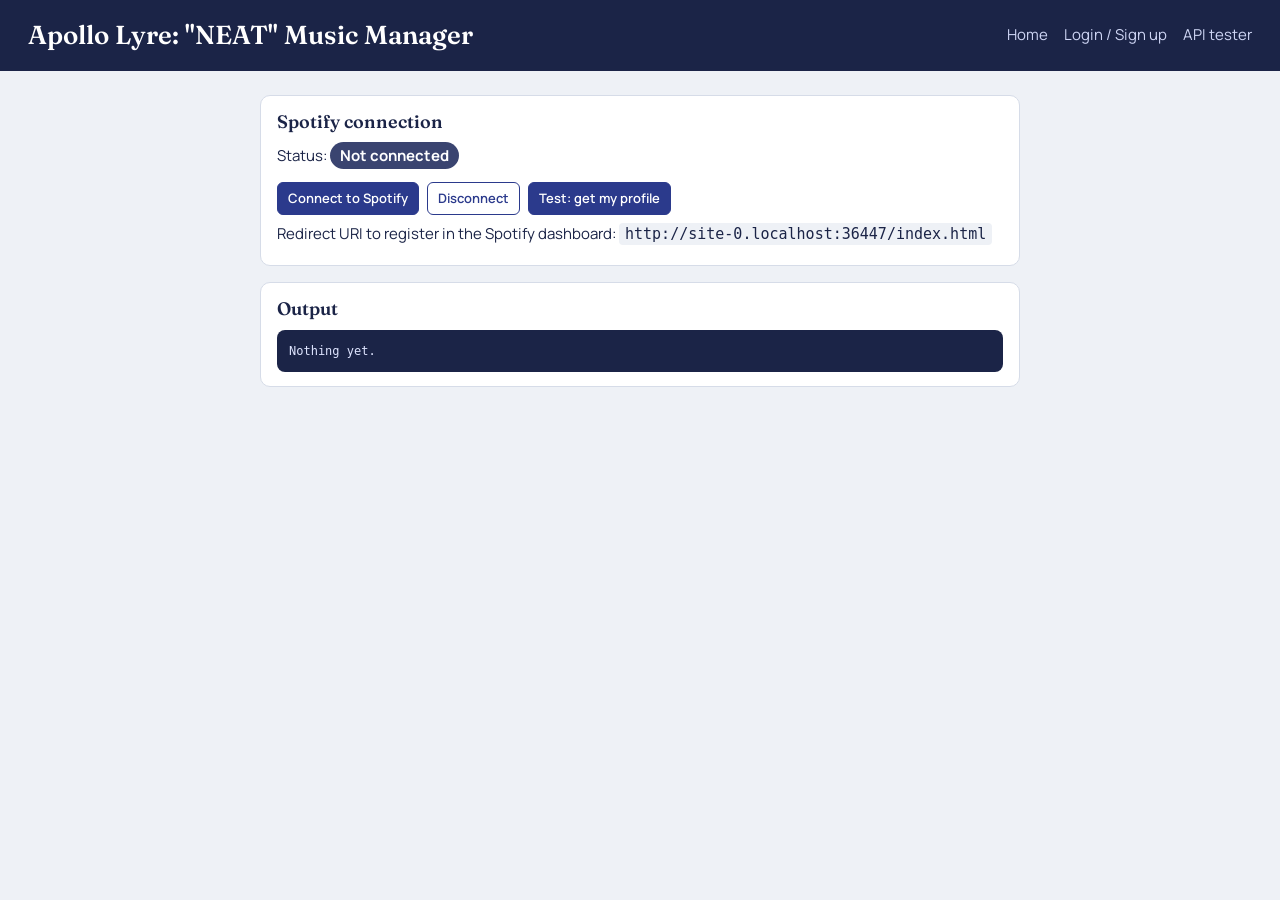
<file: index.html>
<!DOCTYPE html>
<html lang="en">
<head>
  <meta charset="UTF-8">
  <meta name="viewport" content="width=device-width, initial-scale=1">
  <title>Apollo Lyre: "NEAT" Music Manager</title>
  <link rel="stylesheet" href="https://fonts.googleapis.com/css2?family=Fraunces:wght@600&family=Manrope:wght@400;600&display=swap">
  <link rel="stylesheet" href="style.css">
</head>
<body data-page="index">
  <header>
    <h1>Apollo Lyre: "NEAT" Music Manager</h1>
    <nav>
      <a href="index.html">Home</a>
      <a href="login-signup.html">Login / Sign up</a>
      <a href="api.html">API tester</a>
    </nav>
  </header>

  <main>
    <section id="spotify-connection">
      <h2>Spotify connection</h2>
      <p>Status: <strong id="connection-status">Not connected</strong></p>
      <button type="button" id="connect-btn" data-action="connect">Connect to Spotify</button>
      <button type="button" id="disconnect-btn" data-action="disconnect">Disconnect</button>
      <button type="button" data-action="profile">Test: get my profile</button>

      <p>Redirect URI to register in the Spotify dashboard: <code id="redirect-uri"></code></p>
    </section>

    <section id="output-section">
      <h2>Output</h2>
      <pre id="output" aria-live="polite">Nothing yet.</pre>
    </section>
  </main>

  <script src="apollo.js"></script>
</body>
</html>
</file>
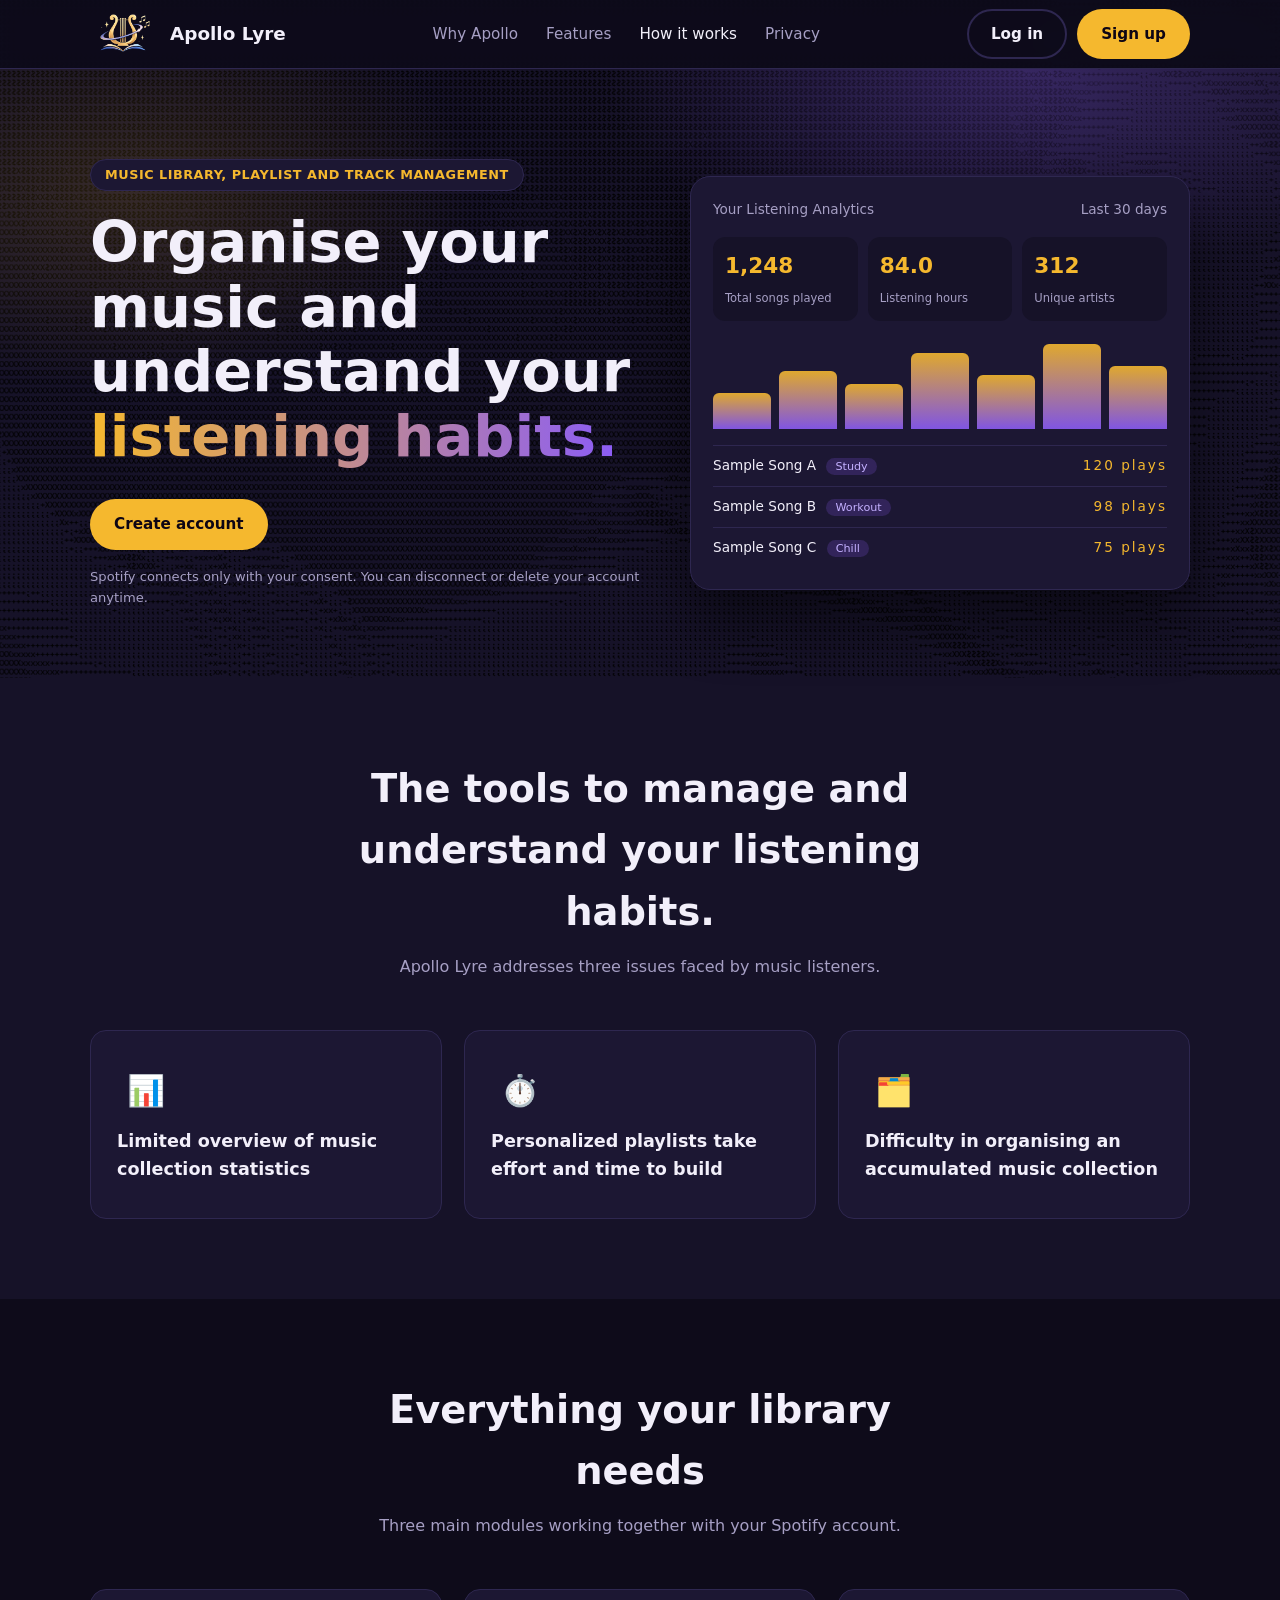
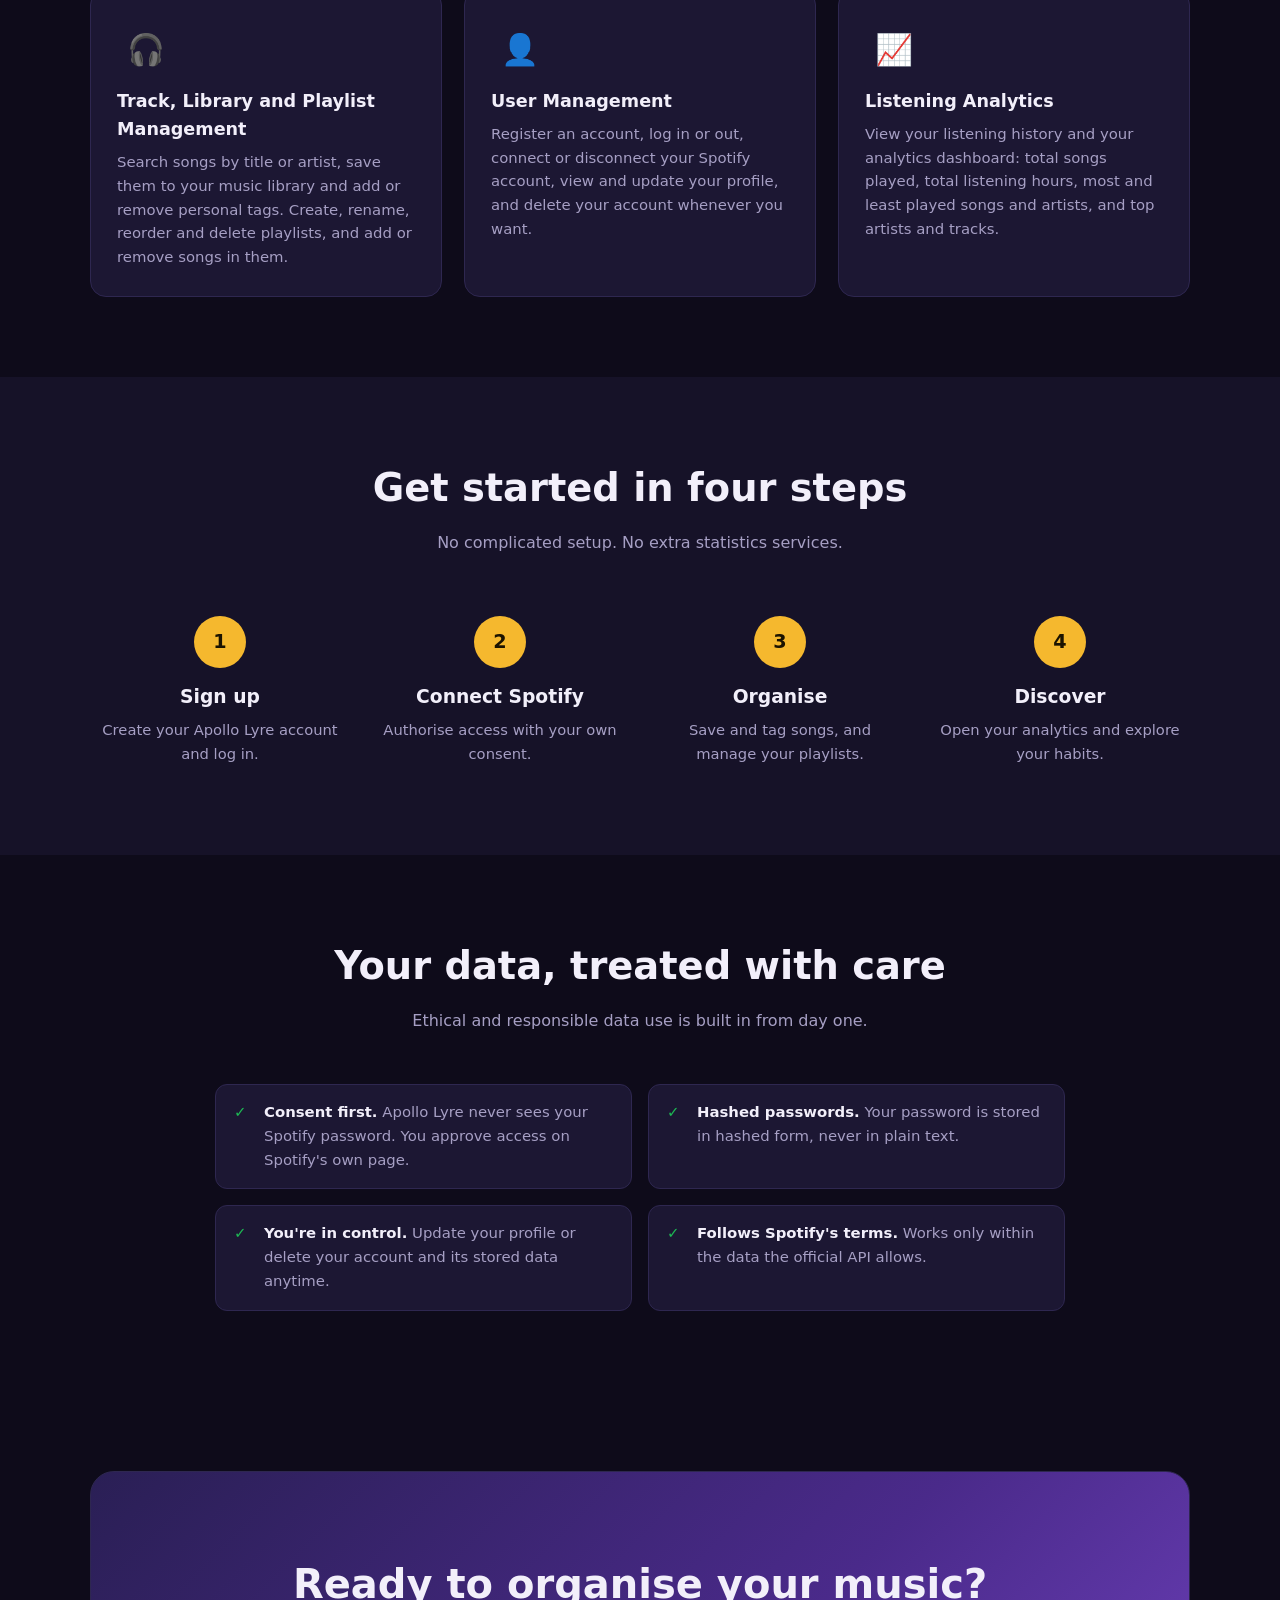
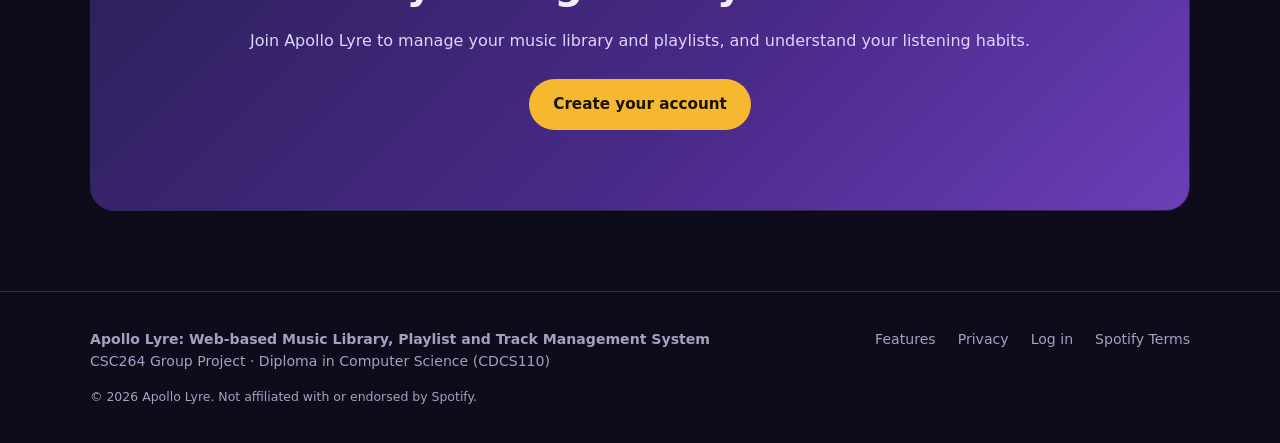
<file: Website/index.html>
<!DOCTYPE html>
<html lang="en">
<head>
  <meta charset="UTF-8">
  <meta name="viewport" content="width=device-width, initial-scale=1.0">
  <title>Apollo Lyre | Web-based Music Library, Playlist and Track Management System</title>
  <meta name="description" content="Apollo Lyre is a web-based music library, playlist and track management system. Connect Spotify, organise your songs and playlists, and understand your listening habits in one place.">
  <link rel="stylesheet" href="style.css">
  <script src="script.js" defer></script>
</head>
<body>

  <!-- header -->
  <header>
    <div class="container nav">
      <a class="brand" href="index.html" aria-label="Apollo Lyre home">
        <img class="icon" src="Assets/apollo-lyre-icon.png" alt="Apollo Lyre logo">
        <span>Apollo Lyre</span>
      </a>

      <nav id="nav">
        <ul>
          <li><a href="#problems">Why Apollo</a></li>
          <li><a href="#features">Features</a></li>
          <li><a href="#how">How it works</a></li>
          <li><a href="#privacy">Privacy</a></li>
        </ul>
      </nav>

      <div class="nav-actions">
        <a href="login.html" class="btn btn-ghost">Log in</a>
        <a href="register.html" class="btn btn-primary">Sign up</a>
        <button class="menu-btn" id="menuBtn" aria-label="Toggle menu">☰</button>
      </div>
    </div>
  </header>

  <main>
    <!-- introduction -->
    <section class="intro">
      <div class="container intro-grid">
        <div>
          <span class="tag">MUSIC LIBRARY, PLAYLIST AND TRACK MANAGEMENT</span>
          <h1>Organise your music and understand your <span>listening habits.</span></h1>
          <p class="lead">
          </p>
          <div class="intro-cta">
            <a href="register.html" class="btn btn-primary">Create account</a>
          </div>
          <p class="intro-note">Spotify connects only with your consent. You can disconnect or delete your account anytime.</p>
        </div>

        <!-- Dashboard mock preview -->
        <div class="preview" aria-hidden="true">
          <div class="preview-head"><span>Your Listening Analytics</span><span>Last 30 days</span></div>
          <div class="stat-row">
            <div class="stat"><b>1,248</b><span>Total songs played</span></div>
            <div class="stat"><b>84.0</b><span>Listening hours</span></div>
            <div class="stat"><b>312</b><span>Unique artists</span></div>
          </div>
          <div class="bars">
            <i style="height:40%"></i><i style="height:65%"></i><i style="height:50%"></i>
            <i style="height:85%"></i><i style="height:60%"></i><i style="height:95%"></i><i style="height:70%"></i>
          </div>
          <div class="track"><span>Sample Song A <span class="chip">Study</span></span><em>120 plays</em></div>
          <div class="track"><span>Sample Song B <span class="chip">Workout</span></span><em>98 plays</em></div>
          <div class="track"><span>Sample Song C <span class="chip">Chill</span></span><em>75 plays</em></div>
        </div>
      </div>
    </section>

    <!-- problems -->
    <section class="problems" id="problems">
      <div class="container">
        <div class="section-head">
          <h2>The tools to manage and understand your listening habits.</h2>
          <p>Apollo Lyre addresses three issues faced by music listeners.</p>
        </div>
        <div class="grid-3">
          <div class="card problem-card"><div class="icon">📊</div><h3>Limited overview of music collection statistics</h3></div>
          <div class="card problem-card"><div class="icon">⏱️</div><h3>Personalized playlists take effort and time to build</h3></div>
          <div class="card problem-card"><div class="icon">🗂️</div><h3>Difficulty in organising an accumulated music collection</h3></div>
        </div>
      </div>
    </section>

    <!-- features -->
    <section id="features">
      <div class="container">
        <div class="section-head">
          <h2>Everything your library needs</h2>
          <p>Three main modules working together with your Spotify account.</p>
        </div>
        <div class="grid-3">
          <div class="card">
            <div class="icon">🎧</div>
            <h3>Track, Library and Playlist Management</h3>
            <p>Search songs by title or artist, save them to your music library and add or remove personal tags. Create, rename, reorder and delete playlists, and add or remove songs in them.</p>
          </div>
          <div class="card">
            <div class="icon">👤</div>
            <h3>User Management</h3>
            <p>Register an account, log in or out, connect or disconnect your Spotify account, view and update your profile, and delete your account whenever you want.</p>
          </div>
          <div class="card">
            <div class="icon">📈</div>
            <h3>Listening Analytics</h3>
            <p>View your listening history and your analytics dashboard: total songs played, total listening hours, most and least played songs and artists, and top artists and tracks.</p>
          </div>
        </div>
      </div>
    </section>

    <!-- how it works -->
    <section id="how" style="background: var(--bg-soft);">
      <div class="container">
        <div class="section-head">
          <h2>Get started in four steps</h2>
          <p>No complicated setup. No extra statistics services.</p>
        </div>
        <div class="steps">
          <div class="step"><h3>Sign up</h3><p>Create your Apollo Lyre account and log in.</p></div>
          <div class="step"><h3>Connect Spotify</h3><p>Authorise access with your own consent.</p></div>
          <div class="step"><h3>Organise</h3><p>Save and tag songs, and manage your playlists.</p></div>
          <div class="step"><h3>Discover</h3><p>Open your analytics and explore your habits.</p></div>
        </div>
      </div>
    </section>

    <!-- privacy -->
    <section class="privacy" id="privacy" style="background: var(--bg);">
      <div class="container">
        <div class="section-head">
          <h2>Your data, treated with care</h2>
          <p>Ethical and responsible data use is built in from day one.</p>
        </div>
        <ul class="privacy-list">
          <li><b>Consent first.</b> Apollo Lyre never sees your Spotify password. You approve access on Spotify's own page.</li>
          <li><b>Hashed passwords.</b> Your password is stored in hashed form, never in plain text.</li>
          <li><b>You're in control.</b> Update your profile or delete your account and its stored data anytime.</li>
          <li><b>Follows Spotify's terms.</b> Works only within the data the official API allows.</li>
        </ul>
      </div>
    </section>

    <!-- call to action section -->
    <section style="padding-bottom: 0;">
      <div class="container">
        <div class="cta">
          <h2>Ready to organise your music?</h2>
          <p>Join Apollo Lyre to manage your music library and playlists, and understand your listening habits.</p>
          <a href="register.html" class="btn btn-gold">Create your account</a>
        </div>
      </div>
    </section>
  </main>

  <!-- footer -->
  <footer>
    <div class="container foot">
      <div>
        <strong>Apollo Lyre: Web-based Music Library, Playlist and Track Management System</strong><br>
        CSC264 Group Project · Diploma in Computer Science (CDCS110)
      </div>
      <div class="foot-links">
        <a href="#features">Features</a>
        <a href="#privacy">Privacy</a>
        <a href="login.html">Log in</a>
        <a href="https://developer.spotify.com/terms" target="_blank" rel="noopener">Spotify Terms</a>
      </div>
    </div>
    <div class="container" style="margin-top:14px; font-size:.78rem;">
      © 2026 Apollo Lyre. Not affiliated with or endorsed by Spotify.
    </div>
  </footer>
</body>
</html>
</file>
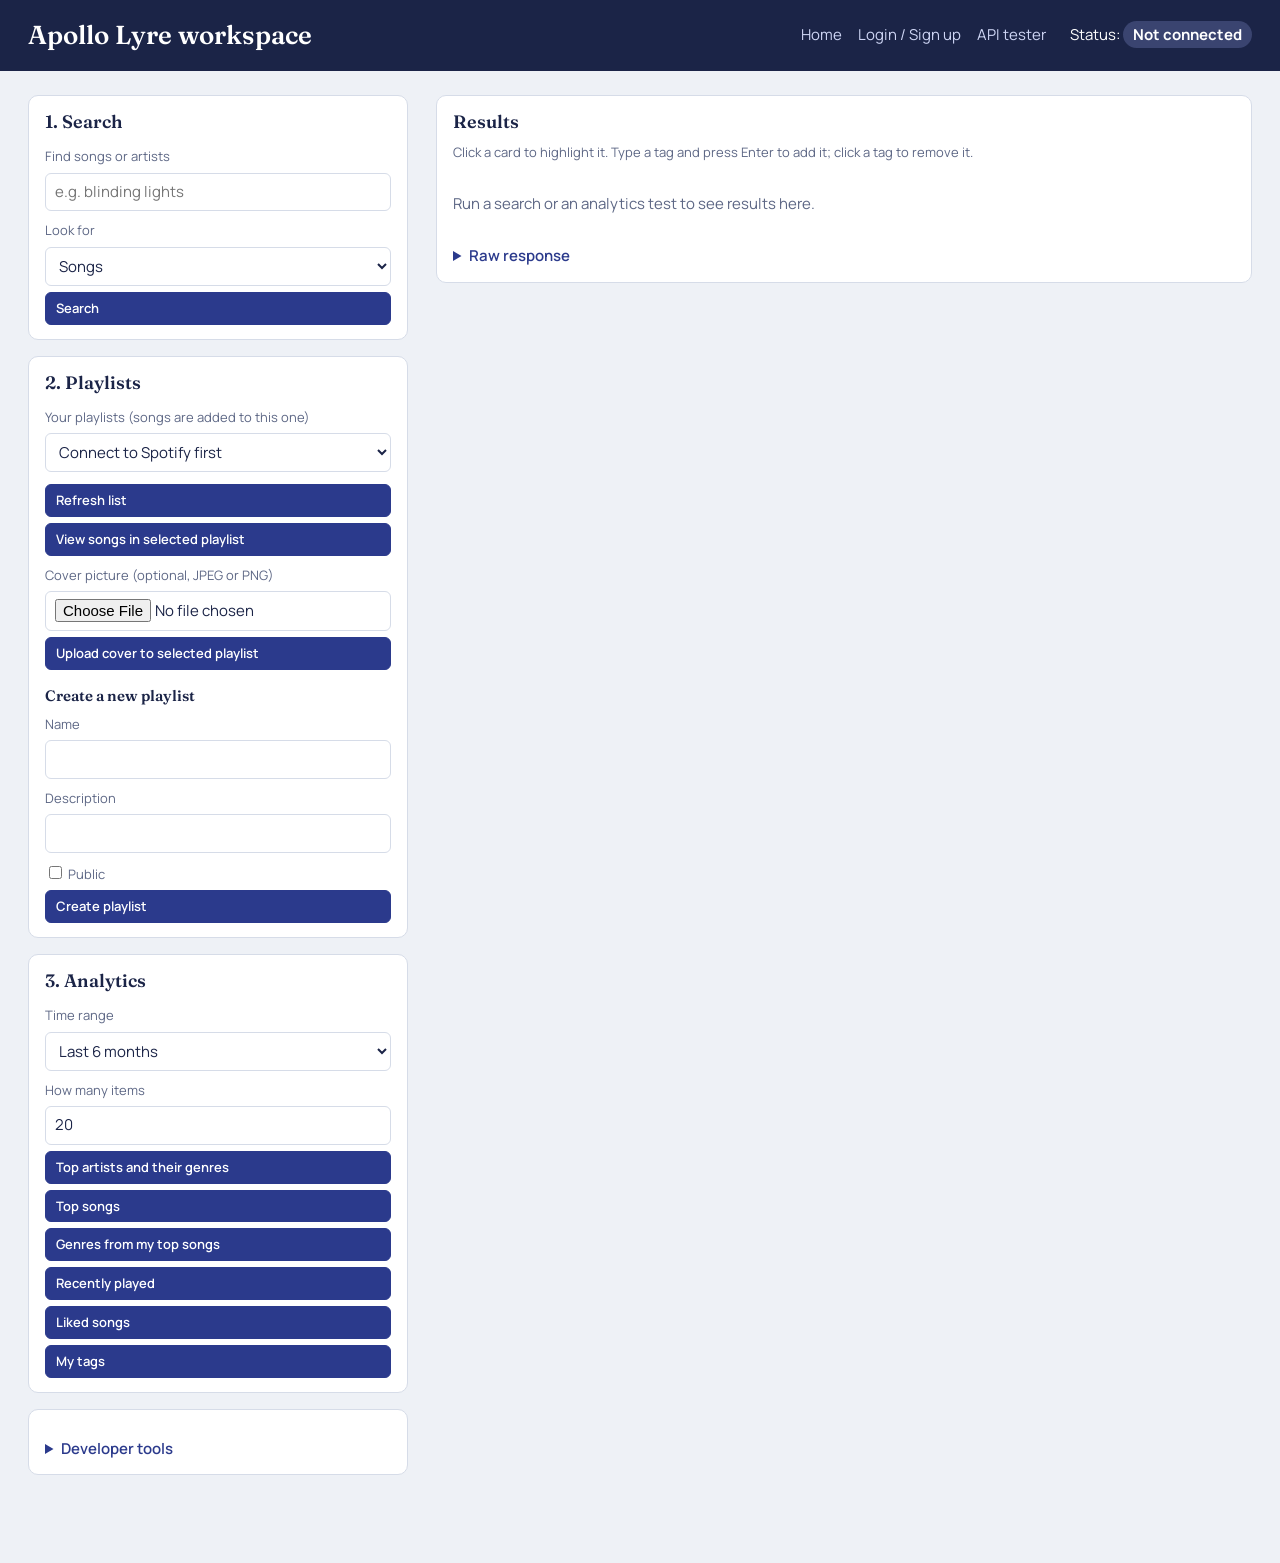
<file: api.html>
<!DOCTYPE html>
<html lang="en">
<head>
  <meta charset="UTF-8">
  <meta name="viewport" content="width=device-width, initial-scale=1">
  <title>Search, playlists and analytics - Apollo Lyre</title>
  <link rel="stylesheet" href="https://fonts.googleapis.com/css2?family=Fraunces:wght@600&family=Manrope:wght@400;600&display=swap">
  <link rel="stylesheet" href="style.css">
</head>
<body data-page="api">
  <header>
    <h1>Apollo Lyre workspace</h1>
    <nav>
      <a href="index.html">Home</a>
      <a href="login-signup.html">Login / Sign up</a>
      <a href="api.html">API tester</a>
    </nav>
    <p>Status: <strong id="connection-status">Not connected</strong></p>
  </header>

  <main>
    <section id="sec-search">
      <h2>1. Search</h2>
      <form id="search-form">
        <label for="search-q">Find songs or artists</label>
        <input type="text" id="search-q" placeholder="e.g. blinding lights" required>
        <label for="search-type">Look for</label>
        <select id="search-type"><option value="track">Songs</option><option value="artist">Artists</option></select>
        <button type="submit">Search</button>
      </form>
    </section>

    <section id="sec-playlists">
      <h2>2. Playlists</h2>
      <label for="playlist-select">Your playlists (songs are added to this one)</label>
      <select id="playlist-select"><option value="">Connect to Spotify first</option></select>
      <div id="playlist-tags"></div>
      <button type="button" data-action="loadPlaylists">Refresh list</button>
      <button type="button" data-action="viewPlaylist">View songs in selected playlist</button>

      <label for="cover-file">Cover picture (optional, JPEG or PNG)</label>
      <input type="file" id="cover-file" accept="image/*">
      <button type="button" data-action="uploadCover">Upload cover to selected playlist</button>

      <h3>Create a new playlist</h3>
      <label for="playlist-name">Name</label>
      <input type="text" id="playlist-name">
      <label for="playlist-desc">Description</label>
      <input type="text" id="playlist-desc">
      <label><input type="checkbox" id="playlist-public"> Public</label>
      <button type="button" data-action="createPlaylist">Create playlist</button>
    </section>

    <section id="sec-analytics">
      <h2>3. Analytics</h2>
      <label for="time_range">Time range</label>
      <select id="time_range">
        <option value="short_term">Last 4 weeks</option>
        <option value="medium_term" selected>Last 6 months</option>
        <option value="long_term">Last year</option>
      </select>
      <label for="limit">How many items</label>
      <input type="number" id="limit" value="20" min="1" max="50">
      <button type="button" data-action="topArtists">Top artists and their genres</button>
      <button type="button" data-action="topTracks">Top songs</button>
      <button type="button" data-action="genreTracks">Genres from my top songs</button>
      <button type="button" data-action="recent">Recently played</button>
      <button type="button" data-action="savedTracks">Liked songs</button>
      <button type="button" data-action="myTags">My tags</button>
    </section>

    <section id="sec-dev">
      <details>
        <summary>Developer tools</summary>
        <button type="button" data-action="profile">GET /me (my profile)</button>
        <form id="custom-form">
          <label for="custom-method">Method</label>
          <select id="custom-method"><option>GET</option><option>POST</option><option>PUT</option><option>DELETE</option></select>
          <label for="custom-path">Path (after /v1)</label>
          <input type="text" id="custom-path" placeholder="/me/top/artists?limit=5">
          <label for="custom-body">JSON body (optional)</label>
          <textarea id="custom-body" rows="3"></textarea>
          <button type="submit">Send custom request</button>
        </form>
      </details>
    </section>

    <section id="output-section">
      <h2>Results</h2>
      <p class="hint">Click a card to highlight it. Type a tag and press Enter to add it; click a tag to remove it.</p>
      <div id="toast" class="toast" aria-live="polite"></div>
      <div id="recs"></div>
      <div id="visual" aria-live="polite"><p class="note">Run a search or an analytics test to see results here.</p></div>
      <details>
        <summary>Raw response</summary>
        <pre id="output">Nothing yet.</pre>
      </details>
    </section>
  </main>

  <script src="apollo.js"></script>
</body>
</html>
</file>
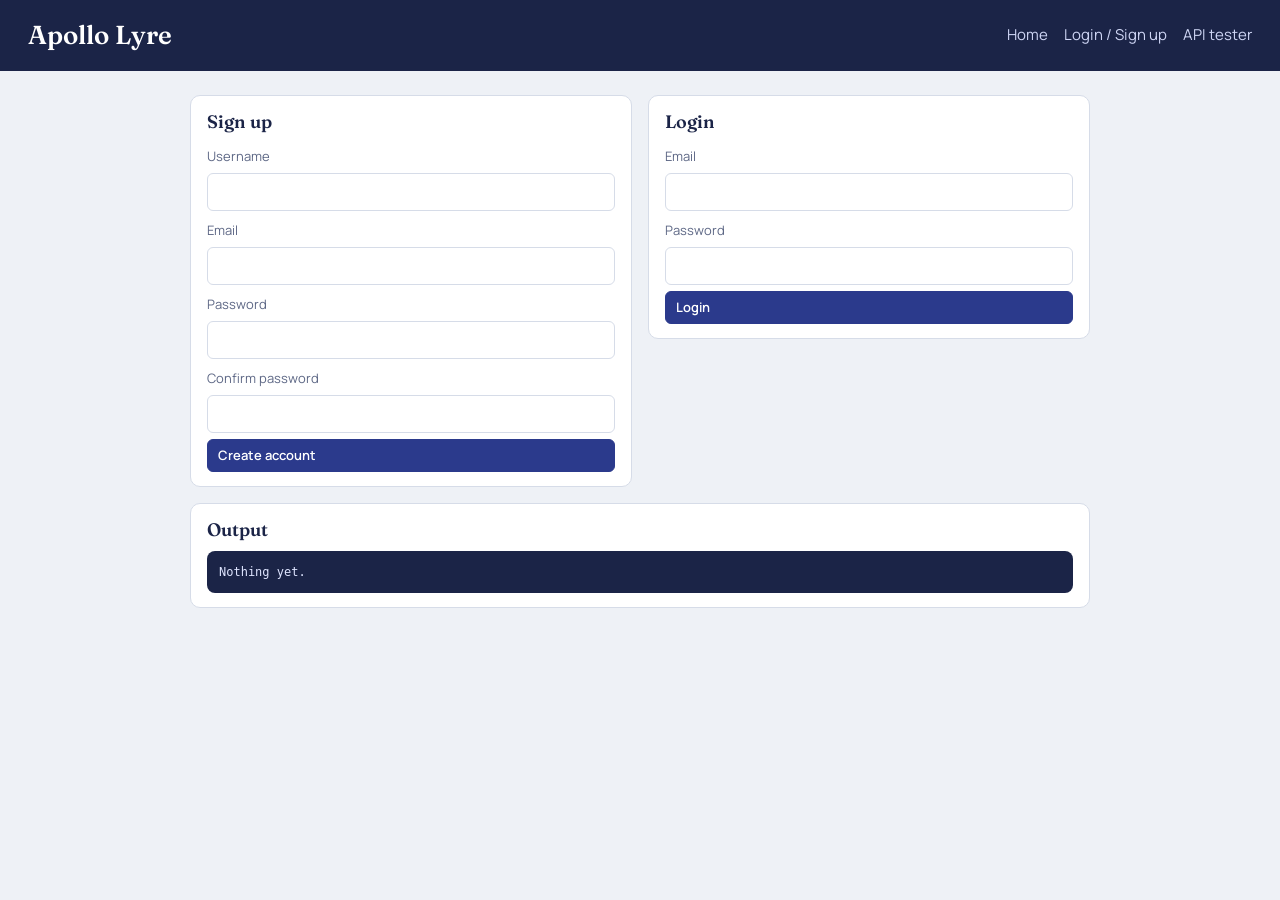
<file: login-signup.html>
<!DOCTYPE html>
<html lang="en">
<head>
  <meta charset="UTF-8">
  <meta name="viewport" content="width=device-width, initial-scale=1">
  <title>Login / Sign up - Apollo Lyre</title>
  <link rel="stylesheet" href="https://fonts.googleapis.com/css2?family=Fraunces:wght@600&family=Manrope:wght@400;600&display=swap">
  <link rel="stylesheet" href="style.css">
</head>
<body data-page="auth">
  <header>
    <h1>Apollo Lyre</h1>
    <nav>
      <a href="index.html">Home</a>
      <a href="login-signup.html">Login / Sign up</a>
      <a href="api.html">API tester</a>
    </nav>
  </header>

  <main>
    <section id="signup-section">
      <h2>Sign up</h2>
      <form id="signup-form">
        <label for="signup-username">Username</label>
        <input type="text" id="signup-username" name="username" required minlength="3">

        <label for="signup-email">Email</label>
        <input type="email" id="signup-email" name="email" required>

        <label for="signup-password">Password</label>
        <input type="password" id="signup-password" name="password" required minlength="8">

        <label for="signup-confirm">Confirm password</label>
        <input type="password" id="signup-confirm" name="confirm" required minlength="8">

        <button type="submit">Create account</button>
      </form>
    </section>

    <section id="login-section">
      <h2>Login</h2>
      <form id="login-form">
        <label for="login-email">Email</label>
        <input type="email" id="login-email" name="email" required>

        <label for="login-password">Password</label>
        <input type="password" id="login-password" name="password" required>

        <button type="submit">Login</button>
      </form>
    </section>

    <section id="output-section">
      <h2>Output</h2>
      <pre id="output" aria-live="polite">Nothing yet.</pre>
    </section>
  </main>

  <script src="apollo.js"></script>
</body>
</html>
</file>
<file: style.css>
/* Apollo Lyre styles. Shared design for every page, then one block per page layout. */

body {
  --ink: #1b2447; --mist: #eef1f6; --paper: #fff; --line: #d6dce8;
  --lapis: #2b3a8c; --laurel: #2f7a5f; --rose: #a33a4b; --gold: #b07d1c; --muted: #5d6785;
  margin: 0; background: var(--mist); color: var(--ink);
  font: 15px/1.5 Manrope, system-ui, sans-serif;

  /* Header and navigation */
  & header { display: flex; flex-wrap: wrap; align-items: center; gap: 8px 24px; padding: 20px 28px; background: var(--ink); color: #fff; }
  & h1 { font: 600 26px/1.2 Fraunces, Georgia, serif; margin: 0 auto 0 0; }
  & nav { display: flex; gap: 16px; }
  & nav a { color: #cfd6f5; text-decoration: none; }
  & nav a:hover { color: #fff; text-decoration: underline; }
  & header p { margin: 0; }
  & #connection-status { padding: 3px 10px; border-radius: 999px; background: #3a4470; color: #fff; }
  & #connection-status[data-state="on"] { background: var(--laurel); }

  /* Page body and panels */
  & main { display: flex; flex-direction: column; gap: 16px; max-width: 760px; margin: 0 auto; padding: 24px 28px; }
  & main > section { display: flex; flex-direction: column; gap: 6px; padding: 14px 16px; background: var(--paper); border: 1px solid var(--line); border-radius: 10px; }
  & h2 { font: 600 18px Fraunces, Georgia, serif; margin: 0 0 4px; }
  & p { margin: 0 0 6px; }
  & code { padding: 2px 6px; border-radius: 4px; background: var(--mist); word-break: break-all; }

  /* Forms and buttons */
  & form { display: flex; flex-direction: column; gap: 6px; }
  & label { margin-top: 4px; font-size: 13px; color: var(--muted); }
  & input:not([type=checkbox]), & select, & textarea { width: 100%; box-sizing: border-box; padding: 7px 9px; border: 1px solid var(--line); border-radius: 6px; font: inherit; color: var(--ink); background: #fff; }
  & input:focus-visible, & select:focus-visible, & textarea:focus-visible, & button:focus-visible { outline: 2px solid var(--lapis); outline-offset: 1px; }
  & button { padding: 7px 10px; border: 1px solid var(--lapis); border-radius: 6px; background: var(--lapis); color: #fff; font: 600 13px/1.3 Manrope, system-ui, sans-serif; text-align: left; cursor: pointer; }
  & button:hover { background: #1f2c70; }
  & #disconnect-btn, & [data-action="clearOutput"] { background: transparent; color: var(--lapis); }
  & #disconnect-btn:hover, & [data-action="clearOutput"]:hover { background: var(--mist); }

  /* Raw output */
  & pre { margin: 0; padding: 12px; overflow: auto; border-radius: 8px; background: var(--ink); color: #dfe5ff; font-size: 12px; white-space: pre-wrap; word-break: break-word; }
  & details { margin-top: 14px; }
  & summary { color: var(--lapis); font-weight: 600; cursor: pointer; }
  & details pre { max-height: 420px; margin-top: 8px; }

  /* Visual results (api.html) */
  & .hint { margin: 0 0 8px; font-size: 13px; color: var(--muted); }
  & .status { display: flex; gap: 10px; padding: 8px 12px; border-radius: 6px; font: 13px ui-monospace, Menlo, monospace; background: #e6f2ec; color: var(--laurel); }
  & .status.bad { background: #f7e4e7; color: var(--rose); }
  & .note { margin: 10px 0; color: var(--muted); }
  & .stats { display: flex; gap: 10px; margin: 12px 0; }
  & .stats div { flex: 1; padding: 10px 12px; background: var(--mist); border-radius: 8px; }
  & .stats b { display: block; font: 600 22px Fraunces, Georgia, serif; }
  & .stats span { font-size: 12px; color: var(--muted); }
  & .panel { margin: 12px 0; padding: 12px 14px; border: 1px solid var(--line); border-radius: 8px; }
  & .panel h3 { margin: 0 0 8px; font: 600 15px Fraunces, Georgia, serif; }
  & .bar { display: grid; grid-template-columns: minmax(80px, 30%) 1fr 28px; gap: 8px; align-items: center; padding: 2px 0; font-size: 13px; }
  & .fill { height: 8px; border-radius: 4px; background: var(--mist); }
  & .fill i { display: block; height: 100%; border-radius: 4px; background: var(--gold); }
  & .bar b { text-align: right; }
  & .cards { display: grid; gap: 8px; margin-top: 12px; }
  & .card { display: grid; grid-template-columns: 52px 1fr auto; gap: 12px; align-items: center; padding: 8px; border: 1px solid var(--line); border-radius: 8px; cursor: pointer; }
  & .card:hover { border-color: var(--lapis); }
  & .card.picked { outline: 2px solid var(--gold); }
  & .card img, & .card .ph { width: 52px; height: 52px; object-fit: cover; border-radius: 6px; background: var(--mist); }
  & .card small { display: block; color: var(--muted); }
  & .card time { font-size: 13px; color: var(--muted); }
  & .card em { display: inline-block; margin: 3px 4px 0 0; padding: 1px 8px; border-radius: 999px; background: var(--mist); font: normal 12px Manrope, system-ui, sans-serif; }
}

/* index.html: one centred column, connect buttons in a row */
body[data-page="index"] #spotify-connection { flex-direction: row; flex-wrap: wrap; align-items: center; gap: 8px; }
body[data-page="index"] #spotify-connection > p { flex-basis: 100%; }
body[data-page="index"] #spotify-connection > h2 { flex-basis: 100%; }

/* login-signup.html: sign up and login side by side, output underneath */
body[data-page="auth"] main { display: grid; grid-template-columns: 1fr 1fr; align-items: start; max-width: 900px; }
body[data-page="auth"] #output-section { grid-column: 1 / -1; }

/* api.html: controls on the left, results pane stays in view on the right */
body[data-page="api"] main { display: grid; grid-template-columns: minmax(300px, 380px) 1fr; gap: 16px 28px; align-items: start; max-width: none; }
body[data-page="api"] #output-section { grid-column: 2; grid-row: 1 / 9; position: sticky; top: 16px; max-height: calc(100vh - 32px); overflow: auto; }

@media (max-width: 860px) {
  body[data-page="auth"] main, body[data-page="api"] main { grid-template-columns: 1fr; }
  body[data-page="auth"] #output-section { grid-column: auto; }
  body[data-page="api"] #output-section { grid-column: 1; grid-row: auto; position: static; max-height: none; }
}

/* Workspace additions (api.html) */
body .toast { margin: 0 0 10px; padding: 8px 12px; border-radius: 6px; font-size: 13px; }
body .toast:empty { display: none; }
body .toast.ok { background: #e6f2ec; color: var(--laurel); }
body .toast.bad { background: #f7e4e7; color: var(--rose); }
body .actions { display: flex; flex-wrap: wrap; gap: 6px; margin-top: 6px; }
body .actions:empty { display: none; }
body .actions button { padding: 3px 8px; font-size: 12px; }
body .tags { display: flex; flex-wrap: wrap; gap: 4px; align-items: center; margin-top: 6px; }
body .tags em { padding: 1px 8px; border-radius: 999px; background: #e3e8f8; color: var(--lapis); font: normal 12px Manrope, system-ui, sans-serif; cursor: pointer; }
body .tags input { width: 90px; padding: 2px 6px; font-size: 12px; }
body .genres { margin-top: 3px; }
body h3 { margin: 10px 0 0; font: 600 15px Fraunces, Georgia, serif; }
</file>
<file: Website/style.css>
:root {/* main colors */
    --bg: #0e0b1a;
    --bg-soft: #161228;
    --card: #1c1733;
    --line: #2e2750;
    --text: #f2effa;
    --muted: #a69fc4;
    --gold: #f5b82e;
    --violet: #8b5cf6;
    --green: #1db954;
    --radius: 16px;
}

* { /* reset, and thin scrollbars on every scrolling element (the width is not inherited) */
    box-sizing: border-box;
    margin: 0;
    padding: 0;
    scrollbar-width: thin;
}

html { /* smooth scrolling, and gold scrollbars everywhere (the colour is inherited) */
    scroll-behavior: smooth;
    scrollbar-color: var(--gold) var(--bg-soft);
}

body { /* main body universal*/
    font-family: "Segoe UI", system-ui, -apple-system, Arial, sans-serif;
    /* image over the dark colour: centred at its own size (never stretched or tiled), fixed while scrolling */
    background: var(--bg) url("Assets/aplo.png") center no-repeat fixed;
    background-size: auto;
    background-position: center;
    color: var(--text);
    line-height: 1.6;
}

a { /* links */
    color: inherit;
    text-decoration: none;
}

.container {
    width: min(1100px, 92%);
    margin: 0 auto;
}

/* navigation */
header {
    position: sticky;
    top: 0;
    z-index: 50;
    background: rgba(14, 11, 26, 0.85);
    backdrop-filter: blur(10px);
    border-bottom: 1px solid var(--line);
}
.icon {
    width: 50px;
    height: auto;
    margin: 10px;
    font-size: 1.9rem;
    margin-bottom: 12px;
}

.nav {
    display: flex;
    align-items: center;
    justify-content: space-between;
    height: 68px;
}

.brand {
    display: flex;
    align-items: center;
    gap: 10px;
    font-weight: 700;
    font-size: 1.15rem;
}

.brand svg {
    width: 30px;
    height: 30px;
}

.brand small {
    color: var(--gold);
    font-weight: 600;
}

nav ul {
    display: flex;
    gap: 28px;
    list-style: none;
}

nav a {
    color: var(--muted);
    font-size: 0.95rem;
    transition: color .2s;
}

nav a:hover {
    color: var(--text);
}

.nav-actions {
    display: flex;
    gap: 10px;
    align-items: center;
}

.menu-btn {
    display: none;
    background: none;
    border: 0;
    color: var(--text);
    font-size: 1.6rem;
    cursor: pointer;
}

/* buttons universal*/
.btn {
    display: inline-flex;
    align-items: center;
    justify-content: center;
    gap: 8px;
    padding: 11px 22px;
    border-radius: 999px;
    font-weight: 600;
    font-size: 0.95rem;
    border: 2px solid transparent;
    cursor: pointer;
    transition: transform .15s, background .2s;
}

.btn:hover {
    transform: translateY(-2px);
}

.btn-primary {
    background: var(--gold);
    color: #0e0514;
}

.btn-primary:hover {
    background: #5622d0;
    color: white;
    border-color: gold;
}

.btn-ghost {
    border-color: var(--line);
    color: var(--text);
    background: transparent;
}

.btn-ghost:hover {
    background: var(--card);
    border-color: gold;
}

.btn-gold {
    background: var(--gold);
    color: #1b1300;
}
.btn-gold:hover {
    background: #5622d0;
    color: white;
    border-color: gold;
}

/* 1st section index.html*/
.intro {
    padding: 90px 0 70px;
    background:
        radial-gradient(600px 300px at 80% 0%, rgba(139, 92, 246, .28), transparent 70%),
        radial-gradient(500px 280px at 10% 20%, rgba(245, 184, 46, .14), transparent 70%);
}

.intro-grid {
    display: grid;
    grid-template-columns: 1.1fr 1fr;
    gap: 50px;
    align-items: center;
}

.tag {
    display: inline-block;
    padding: 5px 14px;
    border-radius: 999px;
    background: var(--card);
    border: 1px solid var(--line);
    color: var(--gold);
    font-size: .8rem;
    font-weight: 600;
    letter-spacing: .04em;
    margin-bottom: 20px;
}

h1 {
    font-size: clamp(2.2rem, 5vw, 3.6rem);
    line-height: 1.12;
    margin-bottom: 18px;
}

h1 span {
    background: linear-gradient(90deg, var(--gold), var(--violet));
    -webkit-background-clip: text;
    background-clip: text;
    color: transparent;
}

.intro p.lead {
    color: var(--muted);
    font-size: 1.1rem;
    max-width: 520px;
    margin-bottom: 30px;
}

.intro-cta {
    display: flex;
    gap: 12px;
    flex-wrap: wrap;
}

.intro-note {
    margin-top: 16px;
    font-size: .82rem;
    color: var(--muted);
}

/* dashboard preview index.html*/
.preview {
    background: var(--card);
    border: 1px solid var(--line);
    border-radius: 20px;
    padding: 22px;
    box-shadow: 0 30px 60px rgba(0, 0, 0, .45);
}

.preview-head {
    display: flex;
    justify-content: space-between;
    font-size: .85rem;
    color: var(--muted);
    margin-bottom: 16px;
}

.stat-row {
    display: grid;
    grid-template-columns: repeat(3, 1fr);
    gap: 10px;
    margin-bottom: 18px;
}

.stat {
    background: var(--bg-soft);
    border-radius: 12px;
    padding: 12px;
}

.stat b {
    display: block;
    font-size: 1.35rem;
    color: var(--gold);
}

.stat span {
    font-size: .72rem;
    color: var(--muted);
}

.bars {
    display: flex;
    align-items: flex-end;
    gap: 8px;
    height: 90px;
    margin-bottom: 16px;
}

.bars i {
    flex: 1;
    background: linear-gradient(to top, var(--violet), var(--gold));
    border-radius: 6px 6px 0 0;
    opacity: .9;
}

.track {
    display: flex;
    justify-content: space-between;
    align-items: center;
    padding: 9px 0;
    border-top: 1px solid var(--line);
    font-size: .85rem;
}

.track em {
    font-style: normal;
    color: var(--gold);
    letter-spacing: 2px;
}

.chip {
    font-size: .7rem;
    padding: 2px 9px;
    border-radius: 999px;
    background: rgba(139, 92, 246, .2);
    color: #c4b0ff;
    margin-left: 6px;
}

/* sections index.html*/
section {
    padding: 80px 0;
}

.section-head {
    text-align: center;
    max-width: 620px;
    margin: 0 auto 50px;
}

.section-head h2 {
    font-size: clamp(1.7rem, 3.5vw, 2.4rem);
    margin-bottom: 12px;
}

.section-head p {
    color: var(--muted);
}

/* problems index.html*/
.problems {
    background: var(--bg-soft);
}

.grid-3 {
    display: grid;
    grid-template-columns: repeat(3, 1fr);
    gap: 22px;
}

.card {
    background: var(--card);
    border: 1px solid var(--line);
    border-radius: var(--radius);
    padding: 26px;
    transition: transform .2s, border-color .2s;
}

.card:hover {
    transform: translateY(-5px);
    border-color: var(--violet);
}

.card h3 {
    margin-bottom: 8px;
    font-size: 1.1rem;
}

.card p {
    color: var(--muted);
    font-size: .93rem;
}

.problem-card .icon {
    color: var(--gold);
}

/* steps index.html */
.steps {
    display: grid;
    grid-template-columns: repeat(4, 1fr);
    gap: 20px;
    counter-reset: s;
}

.step {
    text-align: center;
    padding: 10px;
}

.step::before {
    counter-increment: s;
    content: counter(s);
    display: grid;
    place-items: center;
    width: 52px;
    height: 52px;
    margin: 0 auto 14px;
    border-radius: 50%;
    background: var(--gold);
    color: #1b1300;
    font-weight: 800;
    font-size: 1.2rem;
}

.step h3 {
    margin-bottom: 6px;
}

.step p {
    color: var(--muted);
    font-size: .92rem;
}

/* privcay index.html */
.privacy {
    background: var(--bg-soft);
}

.privacy-list {
    list-style: none;
    display: grid;
    grid-template-columns: 1fr 1fr;
    gap: 16px;
    max-width: 850px;
    margin: 0 auto;
}

.privacy-list li {
    background: var(--card);
    border: 1px solid var(--line);
    border-radius: 12px;
    padding: 16px 18px 16px 48px;
    position: relative;
    color: var(--muted);
    font-size: .93rem;
}

.privacy-list li::before {
    content: "✓";
    position: absolute;
    left: 18px;
    color: var(--green);
    font-weight: 800;
}

.privacy-list b {
    color: var(--text);
}

/* CTA */
.cta {
    text-align: center;
    padding: 80px 20px;
    border-radius: 24px;
    background: linear-gradient(135deg, #2a1f55, #4a2a8a 60%, #6b3fb8);
    border: 1px solid var(--line);
}

.cta h2 {
    font-size: clamp(1.7rem, 3.5vw, 2.5rem);
    margin-bottom: 12px;
}

.cta p {
    color: #ddd5f7;
    margin-bottom: 26px;
}

/* footer */
footer {
    border-top: 1px solid var(--line);
    padding: 36px 0;
    margin-top: 80px;
    color: var(--muted);
    font-size: .88rem;
}

.foot {
    display: flex;
    justify-content: space-between;
    flex-wrap: wrap;
    gap: 16px;
}

.foot-links {
    display: flex;
    gap: 22px;
}

.foot-links a:hover {
    color: var(--text);
}

/* responsiveness */
@media (max-width: 900px) {
    .intro-grid {
        grid-template-columns: 1fr;
    }

    .steps {
        grid-template-columns: 1fr 1fr;
    }

    .grid-3 {
        grid-template-columns: 1fr;
    }

    .privacy-list {
        grid-template-columns: 1fr;
    }
}

@media (max-width: 720px) {
    .menu-btn {
        display: block;
    }

    nav {
        display: none;
        position: absolute;
        top: 68px;
        left: 0;
        right: 0;
        background: var(--bg);
        border-bottom: 1px solid var(--line);
        padding: 16px 0;
    }

    nav.open {
        display: block;
    }

    nav ul {
        flex-direction: column;
        align-items: center;
        gap: 16px;
    }

    .nav-actions .btn-ghost {
        display: none;
    }
}

@media (max-width: 520px) {

    .steps {
        grid-template-columns: 1fr;
    }

    .intro {
        padding-top: 60px;
    }
}

/*    App pages (sidebar and top bar) and login/register */
:root {
    --line-strong: #7a6fb8;
    --gold-ink: #0e0514;
    --thumb: #3b2f78;
}

.sr-only {
    position: absolute;
    width: 1px;
    height: 1px;
    overflow: hidden;
    clip-path: inset(50%);
    white-space: nowrap;
}

:where(.app, .auth-layout) :focus-visible {
    outline: 2px solid var(--gold);
    outline-offset: 3px;
}

.app .btn,
.auth-layout .btn {
    font: inherit;
    font-weight: 600;
    font-size: .95rem;
}

.app .btn-ghost,
.auth-layout .btn-ghost {
    border-color: var(--line-strong);
}

.btn-sm {
    padding: 6px 16px;
    font-size: .85rem;
}

.btn-icon {
    display: grid;
    place-items: center;
    width: 44px;
    height: 44px;
    border-radius: 50%;
    border: 1px solid var(--line-strong);
    background: transparent;
    color: var(--text);
    cursor: pointer;
}

.btn-icon:hover {
    background: var(--card);
}

.btn-icon svg {
    width: 20px;
    height: 20px;
    fill: none;
    stroke: currentColor;
    stroke-width: 1.75;
    stroke-linecap: round;
    stroke-linejoin: round;
}

/* shell: sidebar and top bar */
.app {
    display: grid;
    grid-template-columns: 280px minmax(0, 1fr);
    height: 100dvh;
    overflow: hidden;
}

.sidebar {
    position: sticky;
    top: 0;
    height: 100dvh;
    padding: 24px 20px;
    overflow-y: auto;
    background: var(--bg-soft);
    border-inline-end: 1px solid var(--line);
}

.sidebar-brand {
    display: flex;
    flex-direction: column;
    align-items: center;
    gap: 6px;
    margin-bottom: 28px;
    padding: 20px;
    border-radius: 20px;
    background: var(--card);
    font-weight: 700;
    font-size: 1.15rem;
}

.sidebar-brand img {
    width: 96px;
    height: auto;
}

.sidebar nav {
    position: static;
    display: block;
    padding: 0;
    border: 0;
    background: none;
}

.sidebar nav ul {
    display: grid;
    align-items: stretch;
    gap: 6px;
}

.sidebar nav a {
    display: flex;
    align-items: center;
    gap: 14px;
    padding: 12px 16px;
    border-radius: 12px;
    font-size: 1rem;
    color: var(--muted);
    transition: background .2s, color .2s;
}

.sidebar nav a:hover {
    background: var(--bg);
    color: var(--text);
}

.sidebar nav a[aria-current] {
    background: var(--card);
    color: var(--text);
    font-weight: 600;
}

.sidebar nav svg {
    flex: none;
    width: 22px;
    height: 22px;
    fill: none;
    stroke: currentColor;
    stroke-width: 1.75;
    stroke-linecap: round;
    stroke-linejoin: round;
}

.sidebar nav a[aria-current] svg {
    stroke: var(--gold);
}

.main {
    display: flex;
    flex-direction: column;
    gap: 28px;
    min-width: 0;
    padding: 32px 40px 0;
    height: 100dvh;
    overflow: hidden;
}

.main > main {
    display: flex;
    flex-direction: column;
    gap: 28px;
    flex: 1;
    min-height: 0;
    overflow-y: auto;
    padding-bottom: 40px;
}

.main section {
    padding: 0;
}

.topbar {
    display: flex;
    align-items: center;
    gap: 14px;
}

.menu-toggle {
    display: none;
}

.topbar-search {
    flex: 1;
}

.topbar-search input {
    width: 100%;
    min-height: 48px;
    padding: .65rem 1.1rem;
    border-radius: 999px;
    border: 1px solid var(--line-strong);
    background: var(--bg-soft);
    color: var(--text);
    font: inherit;
    font-size: max(1rem, 1em);
}

.topbar-search input::placeholder {
    color: var(--muted);
}

.user-chip {
    display: flex;
    align-items: center;
    gap: 12px;
    white-space: nowrap;
}

.avatar {
    display: grid;
    place-items: center;
    width: 44px;
    height: 44px;
    border-radius: 50%;
    background: var(--gold);
    color: var(--gold-ink);
    font-weight: 700;
}

.avatar-lg {
    width: 88px;
    height: 88px;
    font-size: 2.2rem;
}

/* shared components for page content */
.panel {
    background: var(--card);
    border: 1px solid var(--line);
    border-radius: var(--radius);
    padding: 22px;
}

.panel > h2 {
    font-size: 1.1rem;
    margin-bottom: 14px;
}

.panel-head {
    display: flex;
    justify-content: space-between;
    align-items: baseline;
    gap: 12px;
    margin-bottom: 14px;
}

.panel-head h2 {
    font-size: 1.1rem;
}

.muted {
    color: var(--muted);
}

.accent {
    color: var(--gold);
}

.page-head {
    display: flex;
    justify-content: space-between;
    align-items: flex-start;
    flex-wrap: wrap;
    gap: 16px;
}

.page-head h1 {
    margin-bottom: 4px;
    font-size: clamp(1.8rem, 3vw, 2.4rem);
}

.page-head p {
    color: var(--muted);
}

.section-title {
    display: flex;
    justify-content: space-between;
    align-items: baseline;
    margin-bottom: 14px;
}

.section-title h2 {
    font-size: 1.3rem;
}

.section-title a {
    color: var(--muted);
}

.section-title a:hover {
    color: var(--gold);
}

.stat-card .label {
    color: var(--muted);
    font-size: .9rem;
}

.stat-card .value {
    display: block;
    margin-top: 6px;
    font-size: 2rem;
    font-weight: 700;
    line-height: 1.2;
}

.stat-card .note {
    color: var(--muted);
    font-size: .9rem;
}

.thumb {
    aspect-ratio: 5 / 3;
    border-radius: 12px;
    background: var(--thumb);
}

.thumb-sm {
    flex: none;
    width: 52px;
    aspect-ratio: 1;
    border-radius: 10px;
    background: var(--thumb);
}

.thumb-round {
    border-radius: 50%;
}

.media-card {
    display: flex;
    flex-direction: column;
    gap: 4px;
    min-width: 0;
}

.media-card .title {
    margin-top: 10px;
    font-weight: 600;
}

.media-card .meta {
    color: var(--muted);
    font-size: .88rem;
}

.media-card .actions {
    display: flex;
    gap: 8px;
    margin-top: auto;
    padding-top: 12px;
}

.row {
    display: flex;
    align-items: center;
    gap: 14px;
    padding: 12px 0;
    border-bottom: 1px solid var(--line);
}

.row:last-child {
    border-bottom: 0;
}

.row .grow {
    flex: 1;
    min-width: 0;
}

.row a {
    color: var(--muted);
}

.row a:hover {
    color: var(--gold);
}

.pills {
    display: flex;
    flex-wrap: wrap;
    gap: 10px;
    position: static;
    padding: 0;
    border: 0;
    background: none;
}

.pill {
    padding: 8px 18px;
    border-radius: 999px;
    border: 1px solid var(--line-strong);
    background: transparent;
    color: var(--text);
    font: inherit;
    font-size: .92rem;
    cursor: pointer;
}

.pill:hover {
    background: var(--card);
}

.pill[aria-pressed="true"],
.pill[aria-current] {
    background: var(--gold);
    border-color: var(--gold);
    color: var(--gold-ink);
    font-weight: 600;
}

.chart {
    display: flex;
    align-items: flex-end;
    gap: 10px;
    height: var(--chart-h, 160px);
}

.chart > div {
    flex: 1;
    display: flex;
    flex-direction: column;
    justify-content: flex-end;
    height: 100%;
    gap: 8px;
    color: var(--muted);
    font-size: .8rem;
    text-align: center;
    min-width: 0;
    white-space: nowrap;
}

.chart i {
    display: block;
    height: var(--v);
    border-radius: 8px 8px 0 0;
    background: linear-gradient(to top, var(--violet), var(--gold));
}

.meter {
    margin-bottom: 14px;
    color: var(--muted);
    font-size: .9rem;
}

.meter i {
    display: block;
    width: var(--v);
    height: 8px;
    margin-top: 6px;
    border-radius: 999px;
    background: linear-gradient(to right, var(--violet), var(--gold));
}

.field {
    display: flex;
    flex-direction: column;
    gap: .25rem;
    margin-block-end: 1.25rem;
}

.field label {
    font-size: .9rem;
    font-weight: 600;
}

.field input {
    font: inherit;
    font-size: max(1rem, 1em);
    min-height: 48px;
    padding: .65rem .9rem;
    border-radius: 12px;
    border: 1px solid var(--line-strong);
    background: var(--bg-soft);
    color: var(--text);
}

.field input:user-invalid {
    border-color: var(--gold);
}

.hint {
    color: var(--muted);
    font-size: .82rem;
}

.form-error {
    margin-bottom: 1rem;
    padding: .7rem 1rem;
    border: 1px solid var(--gold);
    border-radius: 12px;
    font-size: .9rem;
}

.form-actions {
    display: flex;
    flex-wrap: wrap;
    gap: 10px;
}

.table-wrap {
    position: relative;
    overflow-x: auto;
    border: 1px solid var(--line);
    border-radius: var(--radius);
}

.data-table {
    width: 100%;
    border-collapse: collapse;
    font-size: .95rem;
}

.data-table th,
.data-table td {
    padding: 12px 16px;
    text-align: start;
    border-bottom: 1px solid var(--line);
}

.data-table th {
    color: var(--muted);
    font-size: .85rem;
    font-weight: 600;
}

.data-table tbody tr:last-child td {
    border-bottom: 0;
}

.data-table .cell-title {
    display: flex;
    align-items: center;
    gap: 14px;
}

/* page layouts */
.grid-stats {
    display: grid;
    grid-template-columns: repeat(auto-fit, minmax(190px, 1fr));
    gap: 18px;
}

.grid-cards {
    display: grid;
    grid-template-columns: repeat(auto-fill, minmax(190px, 1fr));
    gap: 18px;
}

.split {
    display: grid;
    grid-template-columns: minmax(0, 2fr) minmax(0, 1fr);
    gap: 18px;
    align-items: start;
}

.split-even {
    grid-template-columns: repeat(2, minmax(0, 1fr));
}

.hero-split {
    display: grid;
    grid-template-columns: minmax(0, 1fr) minmax(0, 1fr);
    gap: 24px;
    align-items: stretch;
}

.hero-stats {
    display: grid;
    grid-template-columns: repeat(3, minmax(0, 1fr));
    gap: 18px;
    margin-top: 24px;
}

.stack {
    display: grid;
    gap: 18px;
}

.new-card {
    display: grid;
    place-items: center;
    min-height: 160px;
    border: 2px dashed var(--line-strong);
    border-radius: var(--radius);
    background: transparent;
    color: var(--gold);
    font: inherit;
    font-weight: 600;
    cursor: pointer;
    text-decoration: none;
}

.new-card:hover {
    background: var(--card);
}

.profile-head {
    display: flex;
    align-items: center;
    flex-wrap: wrap;
    gap: 20px;
}

.profile-head .grow {
    flex: 1;
}

.profile-head h2 {
    font-size: 1.6rem;
}

.status {
    margin-bottom: 14px;
    color: var(--muted);
}

/* login and register: split layout */
.auth-layout {
    display: grid;
    grid-template-columns: 1fr 1fr;
    min-height: 100dvh;
}

.auth-aside {
    display: flex;
    flex-direction: column;
    align-items: center;
    justify-content: center;
    gap: 14px;
    padding: 40px;
    text-align: center;
    background: var(--card);
}

.auth-logo {
    display: flex;
    flex-direction: column;
    align-items: center;
    gap: 8px;
    margin-bottom: 20px;
    font-size: 1.6rem;
    font-weight: 700;
}

.auth-logo img {
    width: min(220px, 50%);
    height: auto;
}

.auth-tagline {
    max-width: 14ch;
    font-size: clamp(1.8rem, 3vw, 2.4rem);
    font-weight: 700;
    line-height: 1.15;
}

.auth-blurb {
    max-width: 38ch;
    color: var(--muted);
}

.auth-main {
    display: grid;
    place-items: center;
    padding: 40px 16px;
}

.auth-card {
    width: min(440px, 100%);
    padding: 32px;
    border: 1px solid var(--line);
    border-radius: 20px;
    background: var(--card);
}

.auth-tabs {
    position: static;
    display: grid;
    grid-template-columns: 1fr 1fr;
    gap: 4px;
    margin-bottom: 28px;
    padding: 4px;
    border: 0;
    border-radius: 999px;
    background: var(--bg-soft);
}

.auth-tabs a {
    padding: 10px;
    border-radius: 999px;
    text-align: center;
    font-size: 1rem;
    font-weight: 600;
    color: var(--muted);
}

.auth-tabs a:hover {
    color: var(--text);
}

.auth-tabs a[aria-current] {
    background: var(--gold);
    color: var(--gold-ink);
}

.auth-card h1 {
    margin-bottom: 6px;
    font-size: 1.8rem;
}

.auth-card .lead {
    margin-bottom: 24px;
    color: var(--muted);
}

.auth-card .btn {
    width: 100%;
}

.auth-note {
    display: flex;
    align-items: flex-start;
    gap: 10px;
    margin-top: 24px;
    padding-top: 18px;
    border-top: 1px solid var(--line);
    color: var(--muted);
    font-size: .85rem;
}

.auth-note svg {
    flex: none;
    width: 18px;
    height: 18px;
    margin-top: 2px;
    fill: none;
    stroke: var(--gold);
    stroke-width: 1.75;
    stroke-linecap: round;
    stroke-linejoin: round;
}
/* mobile view */
@media (max-width: 1100px) {
    .split,
    .hero-split {
        grid-template-columns: minmax(0, 1fr);
    }
}

@media (max-width: 900px) {
    .app {
        grid-template-columns: minmax(0, 1fr);
    }

    .sidebar {
        position: fixed;
        inset-block: 0;
        inset-inline-start: 0;
        z-index: 60;
        width: min(300px, 85vw);
        transform: translateX(-100%);
        visibility: hidden;

        @media (prefers-reduced-motion: no-preference) {
            transition: transform .2s ease-out, visibility .2s;
        }
    }

    .nav-open .sidebar {
        transform: none;
        visibility: visible;
    }

    .nav-open::after {
        content: "";
        position: fixed;
        inset: 0;
        z-index: 55;
        background: rgba(0, 0, 0, .55);
    }

    .menu-toggle {
        display: grid;
    }

    .main {
        padding: 20px 16px 0;
    }

    .user-chip span:last-child {
        display: none;
    }

    .hero-stats {
        grid-template-columns: minmax(0, 1fr);
    }

    .auth-layout {
        grid-template-columns: 1fr;
    }

    .auth-aside {
        padding: 28px 20px;
    }

    .auth-logo {
        margin-bottom: 4px;
    }

    .auth-logo img {
        width: 110px;
    }

    .auth-blurb {
        display: none;
    }
}

@media (max-width: 520px) {
    .split-even {
        grid-template-columns: minmax(0, 1fr);
    }
}

/* dashboard and analytics */
.main ol,
.main ul {
    list-style: none;
}

/* .main section resets padding to 0, so panel sections need it back */
.main section.panel {
    padding: 22px;
}

/* confirm dialog: centred modal (the global reset removes the default auto margin) */
dialog.confirm {
    margin: auto;
    width: min(420px, 92vw);
    padding: 28px;
    border: 1px solid var(--line-strong);
    border-radius: var(--radius);
    background: var(--card);
    color: var(--text);
}

dialog.confirm::backdrop {
    background: rgba(0, 0, 0, .65);
}

dialog.confirm h2 {
    margin-bottom: 8px;
    font-size: 1.3rem;
}

dialog.confirm p {
    margin-bottom: 22px;
    color: var(--muted);
}

dialog.confirm .form-actions {
    justify-content: flex-end;
}

.field select {
    font: inherit;
    min-height: 48px;
    padding: .65rem .9rem;
    border-radius: 12px;
    border: 1px solid var(--line-strong);
    background: var(--bg-soft);
    color: var(--text);
}

.panel form + form {
    margin-top: 12px;
}

/* charts: labels stay on one line so every bar sits on the same baseline */

.chart .short {
    display: none;
}

@media (max-width: 520px) {
    .chart {
        gap: 5px;
    }

    .chart > div {
        gap: 6px;
        font-size: .68rem;
    }

    .chart .full {
        display: none;
    }

    .chart .short {
        display: inline;
    }
}

/* library on phones: each song is a card, art on top, one line each for title, album and date */
@media (max-width: 720px) {
    .library-table thead {
        position: absolute;
        width: 1px;
        height: 1px;
        overflow: hidden;
        clip-path: inset(50%);
    }

    .library-table,
    .library-table tbody,
    .library-table tr,
    .library-table td {
        display: block;
    }

    .library-table tr {
        padding: 16px;
        border-bottom: 1px solid var(--line);
    }

    .library-table tbody tr:last-child {
        border-bottom: 0;
    }

    .library-table td {
        min-width: 0;
        max-width: 100%;
        padding: 0;
        border: 0;
    }

    .library-table td:first-child {
        display: none;
    }

    .library-table .cell-title {
        flex-direction: column;
        align-items: flex-start;
        gap: 10px;
    }

    .library-table .cell-title > div {
        width: 100%;
        min-width: 0;
    }

    .library-table .thumb-sm {
        width: 96px;
    }

    .library-table strong,
    .library-table .cell-title .muted,
    .library-table td.muted {
        display: block;
        overflow: hidden;
        text-overflow: ellipsis;
        white-space: nowrap;
    }

    .library-table td:last-child {
        margin-top: 12px;
    }
}

/* cover art: fills the thumbnail without distortion; the grey-violet block shows when there is none */
.thumb,
.thumb-sm {
    background-size: cover;
    background-position: center;
}

/* inline tag editor in the library */
.tag-edit summary {
    width: fit-content;
    margin-top: 4px;
    color: var(--muted);
    font-size: .82rem;
    cursor: pointer;
}

.tag-edit summary:hover {
    color: var(--gold);
}

.tag-edit form {
    display: flex;
    gap: 8px;
    margin-top: 8px;
}

.tag-edit input[type="text"] {
    flex: 1;
    min-width: 0;
    min-height: 36px;
    padding: .3rem .7rem;
    border-radius: 10px;
    border: 1px solid var(--line-strong);
    background: var(--bg-soft);
    color: var(--text);
    font: inherit;
    font-size: .9rem;
}





/* long text is cut with an ellipsis; card buttons sit at the bottom so rows of cards line up */

.media-card .title,
.media-card .meta {
    overflow: hidden;
    text-overflow: ellipsis;
    white-space: nowrap;
}

.row strong,
.row .grow .muted {
    display: block;
    overflow: hidden;
    text-overflow: ellipsis;
    white-space: nowrap;
}

.tags {
    display: flex;
    flex-wrap: wrap;
    gap: 6px;
    margin-top: 6px;
}

.tags .chip {
    margin: 0;
}

@media (min-width: 721px) {
    .library-table td:has(> .cell-title) {
        width: 45%;
        max-width: 0;
    }

    .library-table .cell-title,
    .library-table .cell-title > div {
        min-width: 0;
    }

    .library-table strong,
    .library-table .cell-title .muted {
        display: block;
        overflow: hidden;
        text-overflow: ellipsis;
        white-space: nowrap;
    }
}

/* playlist editor: songs scroll on the left, details stay in view on the right */
.song-picker .panel-head a:hover {
    color: var(--gold);
}

.picker-scroll {
    max-height: calc(100dvh - 190px);
    overflow-y: auto;
    padding-inline-end: 12px;
}

@media (max-width: 1100px) {
    .picker-scroll {
        max-height: 60dvh;
    }
}

/* fixed shell: the top bar stays put and only the content below it scrolls */


/* analytics rows: boxes side by side share one height */
.split.stretch {
    align-items: stretch;
}

/* playlists: nothing on the page scrolls except the song list, which keeps a small gap at the bottom */
@media (min-width: 1101px) {
    [data-page="playlists"] .main > main {
        overflow: hidden;
        padding-bottom: 16px;
    }

    [data-page="playlists"] .split {
        flex: 1;
        min-height: 0;
        grid-template-rows: minmax(0, 1fr);
        align-items: stretch;
    }

    [data-page="playlists"] .song-picker {
        display: flex;
        flex-direction: column;
        min-height: 0;
    }

    [data-page="playlists"] .picker-scroll {
        flex: 1;
        min-height: 0;
        max-height: none;
        overflow-y: auto;
    }

    [data-page="playlists"] .grid-cards {
        min-height: 0;
        overflow-y: auto;
        align-content: start;
        padding-bottom: 4px;
    }

    [data-page="playlists"] .details-panel {
        align-self: start;
    }
}

.main .steps-list {
    display: grid;
    gap: 8px;
    padding-inline-start: 22px;
    list-style: decimal;
}

code {
    padding: 1px 6px;
    border-radius: 6px;
    background: var(--bg-soft);
    font-size: .85em;
}

/* room between scrollbars and the content they scroll */
@media (min-width: 901px) {
    .main > main {
        padding-inline-end: 20px;
        scrollbar-gutter: stable;
    }
}

@media (min-width: 1101px) {
    [data-page="playlists"] .grid-cards {
        padding-inline-end: 12px;
    }
}

/* blocks keep their natural height so the whole content area scrolls, not a table inside it */
.main > main > * {
    flex-shrink: 0;
}

@media (min-width: 1101px) {
    [data-page="playlists"] .split {
        flex-shrink: 1;
    }
}

/* playlists list without the details panel uses the full width */
.split.split-single {
    grid-template-columns: minmax(0, 1fr);
}

/* dashboard: the weekly chart box stretches to end level with the stat cards beside it */

.hero-split > .panel {
    display: flex;
    flex-direction: column;
}

.hero-split > .panel .chart {
    flex: 1;
    height: auto;
    min-height: 160px;
}

/* filter pills are <nav> elements: undo the landing page's mobile-menu styling for them */

/* phones: bigger tap targets and compact stat cards */
@media (max-width: 720px) {
    .btn-sm {
        min-height: 44px;
    }

    .tag-edit summary,
    .section-title a,
    .song-picker .panel-head a {
        display: inline-flex;
        align-items: center;
        min-height: 44px;
        padding-inline: 4px;
    }

    .tag-edit input[type="text"] {
        min-height: 44px;
    }

    .hint a {
        display: inline-block;
        padding-block: 12px;
    }
}

@media (max-width: 520px) {
    .grid-stats,
    .hero-stats {
        grid-template-columns: repeat(2, minmax(0, 1fr));
        gap: 12px;
    }

    .hero-stats .stat-card:last-child {
        grid-column: 1 / -1;
    }

    .stat-card .value {
        font-size: 1.6rem;
    }
}

@media (max-width: 720px) {
    .pill {
        display: inline-flex;
        align-items: center;
        min-height: 44px;
    }

    .page-head p a {
        display: inline-block;
        padding-block: 10px;
    }
}
</file>
